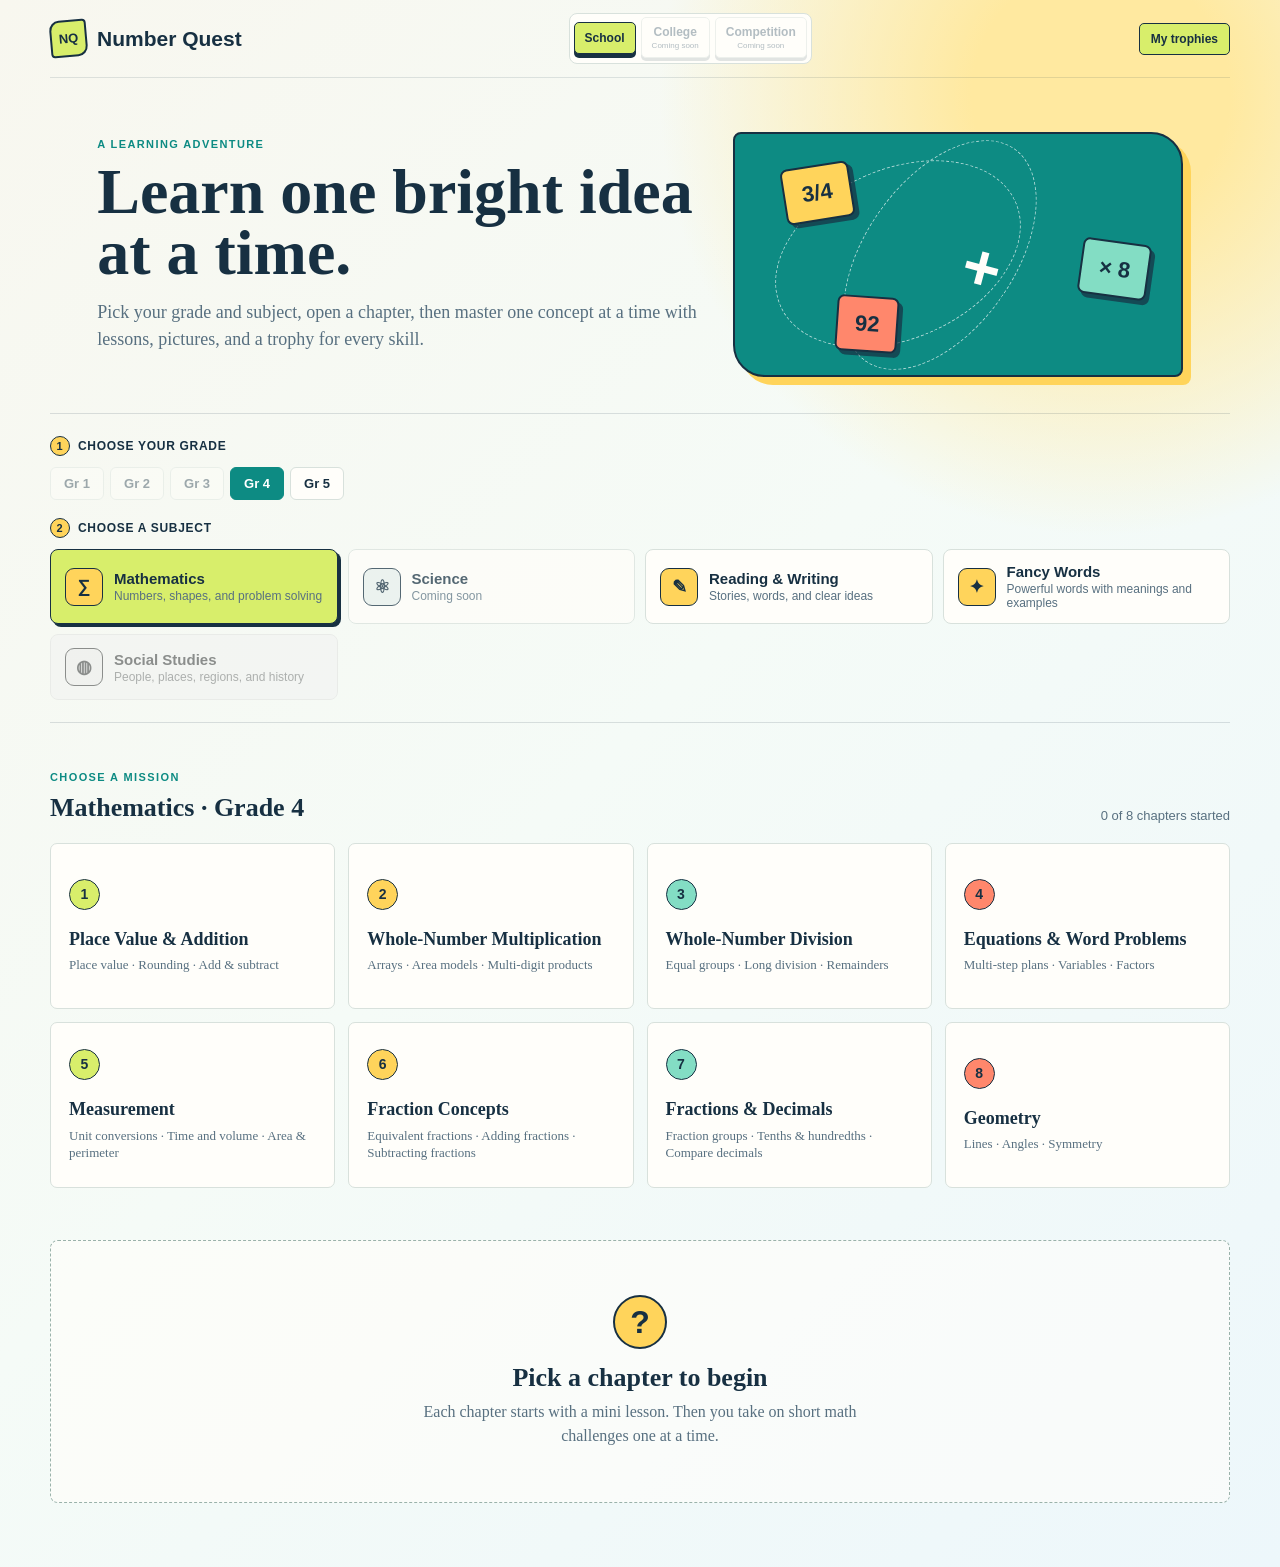
<file: index.html>
<!doctype html>
<html lang="en">
<head>
  <meta charset="UTF-8" />
  <meta http-equiv="refresh" content="0; url=Web/index.html" />
  <link rel="canonical" href="Web/index.html" />
  <title>Number Quest | Interactive Math Practice</title>
</head>
<body>
  <p>Loading Number Quest... if you are not redirected, <a href="Web/index.html">open the app here</a>.</p>
  <script>location.replace('Web/index.html');</script>
</body>
</html>
</file>
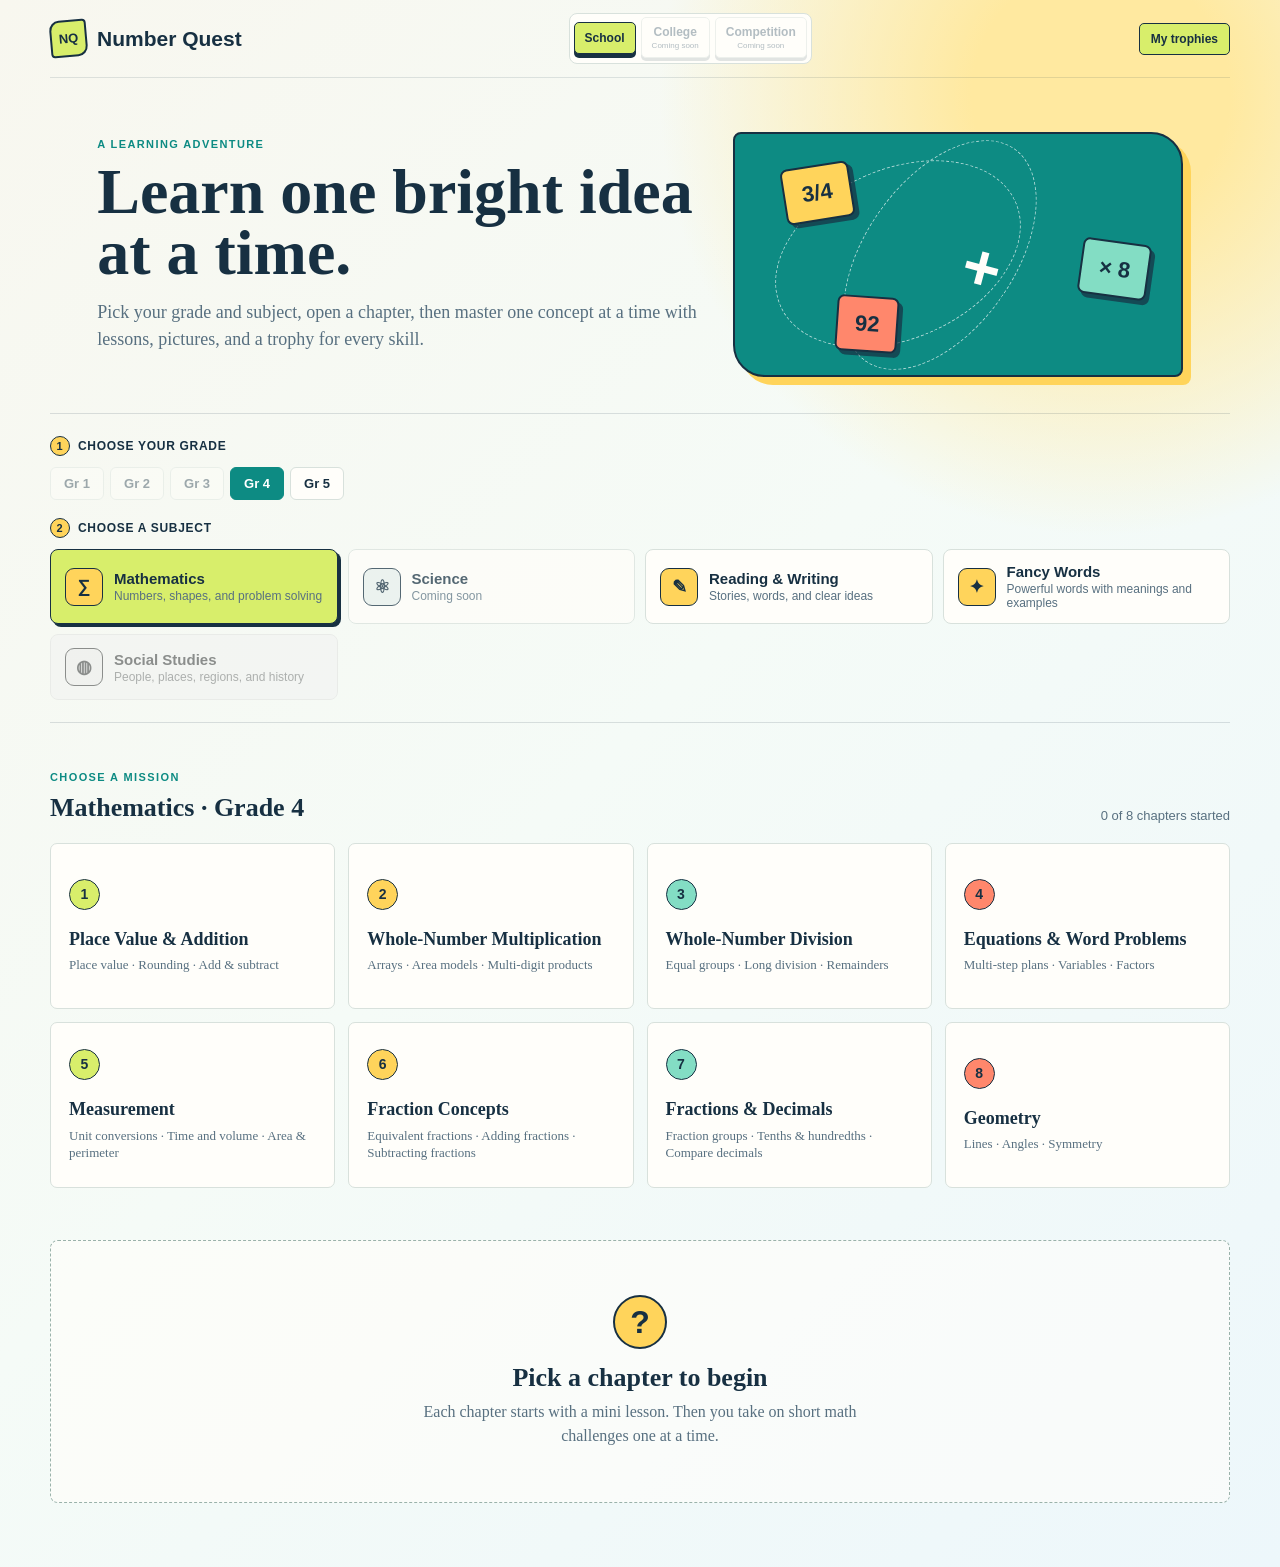
<file: Web/index.html>
<!doctype html>
<html lang="en">
<head>
  <meta charset="UTF-8" />
  <meta name="viewport" content="width=device-width, initial-scale=1.0" />
  <title>Number Quest | Interactive Math Practice</title>
  <link rel="stylesheet" href="styles.css" />
</head>
<body>
  <div class="shell">
    <header class="topbar">
      <a class="brand" href="#top" aria-label="Number Quest home">
        <span class="brand-mark">NQ</span>
        <span>Number Quest</span>
      </a>
      <nav class="education-nav" aria-label="Education level">
        <div class="school-menu">
          <button class="education-button active" id="schoolButton" type="button" aria-pressed="true" aria-expanded="false" aria-controls="schoolMenu">School</button>
          <div class="school-menu-panel" id="schoolMenu" hidden>
            <a class="school-menu-item active" href="index.html" aria-current="page" data-school="elementary">Elementary</a>
            <a class="school-menu-item" href="index.html" data-school="middle">Middle School</a>
            <a class="school-menu-item" href="index.html" data-school="high">High School</a>
          </div>
        </div>
        <button class="education-button soon" type="button" disabled aria-label="College, coming soon">College<span>Coming soon</span></button>
        <button class="education-button soon" type="button" disabled aria-label="Competition, coming soon">Competition<span>Coming soon</span></button>
      </nav>
      <div class="topbar-right">
        <button class="reward-button" id="openRewards">My trophies</button>
      </div>
    </header>

    <main id="top">
      <section class="hero">
        <div>
          <p class="eyebrow">A learning adventure</p>
          <h1>Learn one bright idea at a time.</h1>
          <p class="hero-copy">Pick your grade and subject, open a chapter, then master one concept at a time with lessons, pictures, and a trophy for every skill.</p>
        </div>
        <div class="hero-board" aria-hidden="true">
          <div class="orbit orbit-one"></div><div class="orbit orbit-two"></div>
          <div class="number-chip chip-one">3/4</div>
          <div class="number-chip chip-two">× 8</div>
          <div class="number-chip chip-three">92</div>
          <div class="hero-star">+</div>
        </div>
      </section>

      <section class="subject-nav" id="subjectNav" aria-label="Grade and subject">
        <div class="nav-block">
          <p class="nav-label"><span class="step-dot">1</span> Choose your grade</p>
          <div class="grade-rail" id="gradeRail" role="group" aria-label="Choose grade"></div>
        </div>
        <div class="nav-block">
          <p class="nav-label"><span class="step-dot">2</span> Choose a subject</p>
          <div class="subject-tabs" id="subjectTabs" role="group" aria-label="Choose subject"></div>
        </div>
      </section>

      <div class="vocab-toggle" id="vocabToggleBar" role="group" aria-label="Choose vocabulary view" hidden>
        <button class="vocab-toggle-btn active" type="button" data-vocab-view="words">Fancy Words</button>
        <button class="vocab-toggle-btn" type="button" data-vocab-view="situations">Words for Situations</button>
        <button class="vocab-toggle-btn" type="button" data-vocab-view="practice">Practice</button>
      </div>

      <section class="chapter-section" id="chapterSection">
        <div class="section-heading"><div><p class="eyebrow">Choose a mission</p><h2 id="chapterHeading">Chapter map</h2></div><span id="chapterProgress" class="progress-note"></span></div>
        <div id="chapterGrid" class="chapter-grid"></div>
      </section>

      <section class="playground" id="playground" aria-live="polite">
        <div class="empty-state" id="emptyState"><div class="empty-symbol">?</div><h2>Pick a chapter to begin</h2><p>Each chapter starts with a mini lesson. Then you take on short math challenges one at a time.</p></div>
        <div id="lessonView" hidden></div>
      </section>

      <section class="vocab-section" id="vocabSection" aria-label="Fancy Words vocabulary" hidden>
        <div class="section-heading"><div><p class="eyebrow">Word power</p><h2 id="vocabHeading">Fancy Words</h2></div></div>
        <div id="vocabWordsView" class="vocab-word-grid"></div>
        <div id="vocabSituationsView" class="vocab-situation-list" hidden></div>
      </section>

      <section class="ap-section" id="apSection" aria-label="Advanced Placement course catalog" hidden>
        <div class="section-heading"><div><p class="eyebrow">High School</p><h2>AP Course Catalog</h2></div></div>
        <p class="ap-source">Advanced Placement subjects offered across Fremont Unified School District comprehensive high schools.</p>
        <div id="apGrid" class="ap-grid"></div>

        <div class="section-heading stem-heading"><div><p class="eyebrow">High School</p><h2>Core STEM Subjects</h2></div></div>
        <p class="ap-source">Core Mathematics and Science courses leading up to Advanced Placement level.</p>
        <div id="stemGrid" class="ap-grid"></div>
      </section>
    </main>
  </div>
  <div class="modal-backdrop" id="reteachModal" hidden>
    <section class="reteach-modal" role="dialog" aria-modal="true" aria-labelledby="reteachTitle">
      <p class="eyebrow">Quick power-up</p><h2 id="reteachTitle">Let’s look at the idea again</h2>
      <div id="reteachContent"></div>
      <button class="primary-button" id="tryAgain">Try this challenge again</button>
    </section>
  </div>
  <div class="modal-backdrop" id="rewardsModal" hidden>
    <section class="reteach-modal rewards-modal" role="dialog" aria-modal="true" aria-labelledby="rewardsTitle">
      <p class="eyebrow">Your collection</p><h2 id="rewardsTitle">Trophy cabinet</h2>
      <div id="rewardsContent"></div>
      <button class="primary-button" id="closeRewards">Back to missions</button>
    </section>
  </div>
  <script src="reading-stories.js?v=grade5-reading-1"></script>
  <script src="social-studies.js"></script>
  <script src="fancy-words.js"></script>
  <script src="app.js?v=curated-reading-images-4"></script>
</body>
</html>
</file>
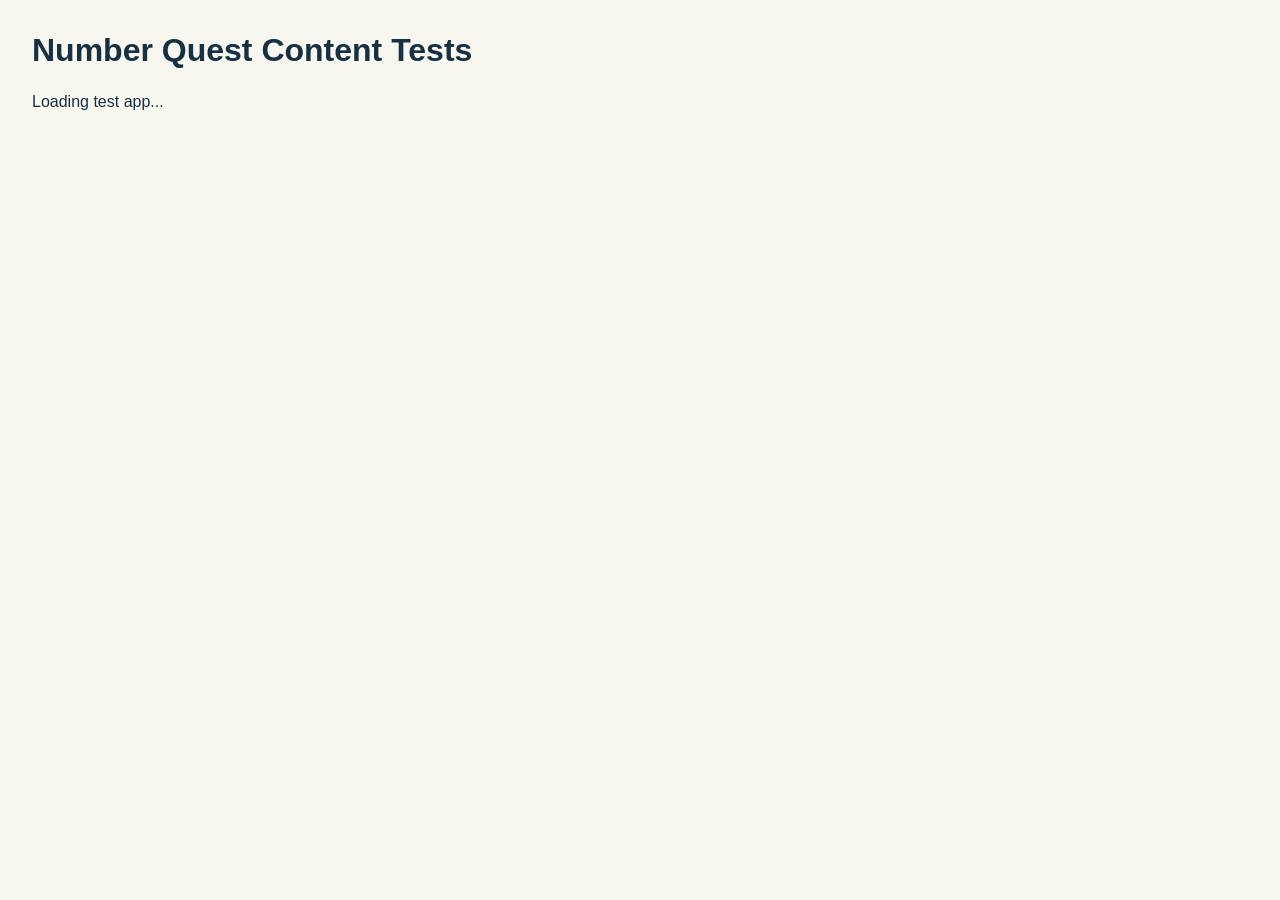
<file: test/test-runner.html>
<!doctype html>
<html lang="en">
<head>
  <meta charset="UTF-8" />
  <title>Number Quest Content Tests</title>
  <style>
    body { margin: 2rem; background: #f8f7ef; color: #173042; font: 16px Arial, sans-serif; }
    #result { white-space: pre-wrap; line-height: 1.5; }
    .pass { color: #007c91; }
    .fail { color: #b33d2e; }
    iframe { width: 1px; height: 1px; border: 0; position: absolute; }
  </style>
</head>
<body>
  <h1>Number Quest Content Tests</h1>
  <div id="result">Loading test app...</div>
  <iframe id="app" src="../Web/index.html" title="Test app"></iframe>
  <script src="test-suite.js"></script>
  <script>
    const result = document.getElementById('result');
    const app = document.getElementById('app');
    app.addEventListener('load', async () => {
      try {
        const report = window.runNumberQuestTests(app.contentWindow.NumberQuestTestAPI);
        const uiReport = await window.runNumberQuestUiFlowTest(app);
        result.className = 'pass';
        result.textContent = `PASS: ${report.passed} concept missions validated.\n${uiReport}\n${report.results.join('\n')}`;
      } catch (error) {
        result.className = 'fail';
        result.textContent = `FAIL: ${error.message}`;
      }
    });
  </script>
</body>
</html>
</file>
<file: Web/styles.css>
:root { --ink:#173042; --muted:#587080; --paper:#f8f7ef; --lime:#d8ee6b; --mint:#83ddc4; --teal:#0d8b83; --coral:#ff876c; --sun:#ffd45b; --sky:#83c9ef; --line:#d8e1dc; --white:#fffefa; }
* { box-sizing:border-box; }
html { scroll-behavior:smooth; }
body { margin:0; background:radial-gradient(circle at 86% 6%, #ffe9a0 0 7%, transparent 24%), linear-gradient(135deg,#f8f7ef 0%,#f5fbf7 48%,#edf7fb 100%); color:var(--ink); font-family:Georgia, 'Times New Roman', serif; min-height:100vh; }
button { font:inherit; cursor:pointer; }
.shell { width:min(1180px, calc(100% - 32px)); margin:auto; }
.topbar { height:78px; display:flex; align-items:center; justify-content:space-between; border-bottom:1px solid rgba(23,48,66,.12); }
.brand { display:flex; align-items:center; gap:10px; text-decoration:none; color:var(--ink); font:700 21px/1 Arial, sans-serif; letter-spacing:0; }
.brand-mark { display:grid; place-items:center; width:37px; height:37px; border:2px solid var(--ink); border-radius:10px 4px 10px 4px; background:var(--lime); font-size:13px; transform:rotate(-5deg); }
.education-nav { display:flex; align-items:center; gap:5px; padding:4px; border:1px solid var(--line); border-radius:8px; background:var(--white); font-family:Arial,sans-serif; }
.education-button { min-height:32px; padding:7px 10px; border:1px solid var(--line); border-radius:5px; background:var(--white); color:var(--muted); font:700 12px Arial,sans-serif; box-shadow:0 3px 0 rgba(23,48,66,.28); transform:translateY(-1px); transition:transform .15s,box-shadow .15s,border-color .15s; }
.education-button.active { border-color:var(--ink); color:var(--ink); background:var(--lime); box-shadow:0 4px 0 var(--ink); }
.education-button:not(:disabled):hover { border-color:var(--ink); transform:translateY(-2px); box-shadow:0 5px 0 var(--ink); }
.education-button:not(:disabled):active { transform:translateY(1px); box-shadow:0 2px 0 var(--ink); }
.education-button.soon { cursor:not-allowed; opacity:.45; }
.education-button span { display:block; margin-top:2px; font-size:8px; font-weight:400; }
.school-menu { position:relative; }
.school-menu-panel { position:absolute; z-index:10; top:calc(100% + 9px); left:50%; display:grid; min-width:164px; padding:6px; border:1px solid var(--ink); border-radius:7px; background:var(--white); box-shadow:4px 5px 0 var(--ink); transform:translateX(-50%); }
.school-menu-panel[hidden] { display:none; }
.school-menu-item { padding:10px 12px; border-radius:4px; color:var(--ink); text-decoration:none; font:700 12px Arial,sans-serif; white-space:nowrap; }
.school-menu-item:hover,.school-menu-item:focus-visible { background:var(--lime); outline:none; }
.school-menu-item.active { background:var(--lime); }
.topbar-right { display:flex; align-items:center; gap:13px; font-family:Arial,sans-serif; }
.spark-count { padding:8px 11px; background:var(--white); border:1px solid var(--line); border-radius:6px; color:var(--teal); font-size:13px; font-weight:700; }
.icon-button { width:35px; height:35px; border:1px solid var(--line); border-radius:6px; background:var(--white); color:var(--ink); font-size:21px; }
.hero { display:grid; grid-template-columns:1.15fr .85fr; min-height:335px; gap:28px; align-items:center; padding:54px 4% 36px; }
.eyebrow { margin:0 0 9px; color:var(--teal); font:700 11px/1.2 Arial,sans-serif; text-transform:uppercase; letter-spacing:1.4px; }
h1,h2,h3,p { margin-top:0; } h1 { max-width:620px; margin-bottom:15px; font-size:clamp(40px,5vw,67px); line-height:.96; letter-spacing:0; } h2 { font-size:26px; margin-bottom:7px; } h3 { margin:0 0 7px; font-size:19px; }
.hero-copy { max-width:610px; color:var(--muted); font-size:18px; line-height:1.5; }
.hero-board { position:relative; height:245px; overflow:hidden; border:2px solid var(--ink); border-radius:8px 32px 8px 32px; background:var(--teal); box-shadow:8px 8px 0 var(--sun); }
.orbit { position:absolute; border:1px dashed rgba(255,255,255,.65); border-radius:50%; }.orbit-one{ width:258px;height:170px;left:34px;top:35px;transform:rotate(-24deg) }.orbit-two{width:150px;height:260px;left:130px;top:-9px;transform:rotate(35deg)}
.number-chip { position:absolute; padding:13px 17px; color:var(--ink); border:2px solid var(--ink); border-radius:7px; font:700 22px Arial,sans-serif; box-shadow:4px 4px 0 rgba(23,48,66,.7); }.chip-one{top:31px;left:48px;background:var(--sun);transform:rotate(-9deg)}.chip-two{top:107px;right:32px;background:var(--mint);transform:rotate(8deg)}.chip-three{bottom:23px;left:101px;background:var(--coral);transform:rotate(4deg)}
.hero-star { position:absolute; left:51%; top:40%; color:var(--white); font:700 65px Arial,sans-serif; transform:rotate(15deg); }
.controls { display:flex; justify-content:space-between; align-items:center; gap:18px; padding:18px 0; border-top:1px solid rgba(23,48,66,.14); border-bottom:1px solid rgba(23,48,66,.14); }.controls p { margin:0; color:var(--muted); font-size:15px; }.grade-switch { display:flex; gap:6px; padding:4px; border:1px solid var(--line); border-radius:8px; background:var(--white); }.grade-button { padding:9px 15px; border:0; border-radius:5px; background:transparent; color:var(--muted); font:700 14px Arial,sans-serif; }.grade-button.active { color:var(--ink); background:var(--lime); }
.subject-nav{padding:22px 0;border-top:1px solid rgba(23,48,66,.14);border-bottom:1px solid rgba(23,48,66,.14)}.nav-block+.nav-block{margin-top:18px}.nav-label{margin:0 0 11px;display:flex;align-items:center;gap:8px;font:700 12px Arial,sans-serif;color:var(--ink);text-transform:uppercase;letter-spacing:.7px}.step-dot{display:grid;place-items:center;width:20px;height:20px;border:1px solid var(--ink);border-radius:50%;background:var(--sun);font:700 11px Arial,sans-serif}.subject-tabs{display:grid;grid-template-columns:repeat(4,1fr);gap:10px}.subject-tab{display:flex;align-items:center;gap:11px;padding:13px 14px;border:1px solid var(--line);border-radius:8px;background:var(--white);text-align:left;color:var(--ink)}.subject-tab:hover{border-color:var(--teal);transform:translateY(-2px)}.subject-tab.active{border-color:var(--ink);background:var(--lime);box-shadow:3px 3px 0 var(--ink)}.subject-tab.soon{opacity:.72}.subject-tab.social-muted{opacity:.52;filter:grayscale(.9);background:#f1f3f0}.subject-tab.social-muted:hover{border-color:var(--line);transform:none;box-shadow:none}.subject-tab.social-muted .subject-symbol{background:#e9ece9}.subject-symbol{display:grid;place-items:center;min-width:38px;height:38px;border:1px solid var(--ink);border-radius:9px;background:var(--sun);font:700 18px Arial,sans-serif}.subject-tab.soon .subject-symbol{background:#e8f0ed}.subject-text{display:flex;flex-direction:column}.subject-text strong{font:700 15px Arial,sans-serif}.subject-text small{margin-top:2px;color:var(--muted);font:12px Arial,sans-serif}.grade-rail{display:flex;flex-wrap:wrap;gap:6px}.grade-chip{padding:8px 13px;border:1px solid var(--line);border-radius:6px;background:var(--white);color:var(--ink);font:700 13px Arial,sans-serif}.grade-chip:not(.soon):hover{border-color:var(--teal)}.grade-chip.active{background:var(--teal);border-color:var(--teal);color:#fff}.grade-chip.soon{opacity:.4;cursor:not-allowed}.coming-soon{grid-column:1/-1;padding:40px 26px;text-align:center;border:1px dashed #9ab2aa;border-radius:8px;background:rgba(255,254,250,.62)}.soon-badge{display:inline-block;margin-bottom:12px;padding:5px 12px;border:1px solid var(--ink);border-radius:20px;background:var(--sun);font:700 11px Arial,sans-serif;text-transform:uppercase;letter-spacing:.6px}.coming-soon h3{font-size:21px;margin-bottom:8px}.coming-soon p{max-width:520px;margin:auto;color:var(--muted);font-size:15px;line-height:1.5}
.chapter-section { padding:48px 0 34px; }.section-heading { display:flex; justify-content:space-between; align-items:end; margin-bottom:20px; }.section-heading h2 { margin:0; }.progress-note { color:var(--muted); font:13px Arial,sans-serif; }
.ap-section { padding:48px 0 64px; }.ap-source { margin:0 0 22px; color:var(--muted); font:14px Arial,sans-serif; }.ap-grid { display:grid; grid-template-columns:repeat(2,1fr); gap:14px; }.ap-group { padding:18px; border:1px solid var(--line); border-radius:8px; background:var(--white); }.ap-group-title { margin:0 0 12px; color:var(--teal); font:700 13px Arial,sans-serif; text-transform:uppercase; letter-spacing:.7px; }.ap-course-list { display:flex; flex-wrap:wrap; gap:8px; margin:0; padding:0; list-style:none; }.ap-course-chip { padding:8px 12px; border:1px solid var(--line); border-radius:20px; background:var(--paper); color:var(--ink); font:600 13px Arial,sans-serif; }.stem-heading { margin-top:38px; }
.vocab-section { padding:34px 0 64px; }.vocab-toggle { display:flex; gap:8px; margin:22px 0; }.vocab-toggle-btn { padding:10px 16px; border:1px solid var(--line); border-radius:20px; background:var(--white); color:var(--muted); font:700 13px Arial,sans-serif; }.vocab-toggle-btn.active { border-color:var(--ink); background:var(--lime); color:var(--ink); }
.vocab-word-grid { display:grid; grid-template-columns:repeat(2,1fr); gap:14px; }.vocab-card { padding:18px; border:1px solid var(--line); border-radius:8px; background:var(--white); }.vocab-word-row { display:flex; align-items:baseline; gap:10px; margin-bottom:8px; }.vocab-word { font:700 19px Arial,sans-serif; color:var(--ink); text-transform:capitalize; }.vocab-pos { padding:2px 9px; border-radius:12px; background:var(--paper); color:var(--teal); font:700 11px Arial,sans-serif; text-transform:uppercase; letter-spacing:.5px; }.vocab-meaning { margin:0 0 10px; color:var(--muted); font-size:14.5px; line-height:1.4; }.vocab-examples { margin:0; padding-left:18px; color:var(--ink); font-size:13.5px; line-height:1.55; }.vocab-examples li{margin-bottom:4px;}
.vocab-situation-list { display:grid; gap:14px; }.situation-card { padding:18px; border:1px solid var(--line); border-radius:8px; background:var(--white); }.situation-card h3 { margin:0 0 6px; }.situation-context { margin:0 0 12px; color:var(--muted); font-size:14px; }.situation-words { display:flex; flex-wrap:wrap; gap:8px; }.situation-chip { padding:8px 12px; border:1px solid var(--line); border-radius:20px; background:var(--paper); color:var(--ink); font-size:13px; }.situation-chip b { color:var(--teal); }
.vocab-word-grid[hidden],.vocab-situation-list[hidden]{display:none;}
.vocab-toggle[hidden]{display:none;}
@media (max-width:760px){.ap-grid{grid-template-columns:1fr}.vocab-word-grid{grid-template-columns:1fr}}
.chapter-grid { display:grid; grid-template-columns:repeat(4,1fr); gap:13px; }.chapter-card { min-height:166px; position:relative; text-align:left; overflow:hidden; padding:18px; border:1px solid var(--line); border-radius:7px; color:var(--ink); background:var(--white); transition:transform .18s, box-shadow .18s; }.chapter-card:hover,.chapter-card:focus-visible { transform:translateY(-4px); box-shadow:5px 6px 0 var(--ink); outline:none; }.chapter-card:nth-child(4n+1) .chapter-number{background:var(--lime)}.chapter-card:nth-child(4n+2) .chapter-number{background:var(--sun)}.chapter-card:nth-child(4n+3) .chapter-number{background:var(--mint)}.chapter-card:nth-child(4n) .chapter-number{background:var(--coral)}.chapter-number { display:grid; place-items:center; width:31px; height:31px; margin-bottom:20px; border:1px solid var(--ink); border-radius:50%; font:700 14px Arial,sans-serif; }.chapter-card h3{font-size:18px;line-height:1.1}.chapter-card p{margin:0;color:var(--muted);font-size:13px;line-height:1.35}.chapter-card.started::after{content:'In progress';position:absolute;top:12px;right:-27px;padding:4px 30px;background:var(--teal);color:white;transform:rotate(38deg);font:700 9px Arial,sans-serif;}
.playground { margin:18px 0 64px; }.empty-state { padding:54px 22px; text-align:center; border:1px dashed #9ab2aa; border-radius:8px; background:rgba(255,254,250,.62); }.empty-symbol { display:grid;place-items:center;width:54px;height:54px;margin:0 auto 14px;border:2px solid var(--ink);border-radius:50%;background:var(--sun);font:700 32px Arial,sans-serif; }.empty-state p { max-width:470px; margin:auto; color:var(--muted); font-size:16px; line-height:1.5; }
.lesson-layout { display:grid;grid-template-columns:minmax(0,1.1fr) minmax(290px,.9fr);gap:20px; }.lesson-panel,.question-panel { border:1px solid var(--line);border-radius:8px;background:var(--white); }.lesson-panel { padding:26px; }.chapter-label { color:var(--teal);font:700 12px Arial,sans-serif;text-transform:uppercase;letter-spacing:1px; }.concept-tabs{display:flex;flex-wrap:wrap;gap:7px;margin:18px 0}.concept-tab{border:1px solid var(--line);border-radius:4px;background:#f2f7f3;padding:7px 9px;color:var(--ink);font:700 12px Arial,sans-serif}.concept-tab.active{background:var(--lime);border-color:var(--ink)}.lesson-copy{color:var(--muted);font-size:17px;line-height:1.53}.mini-visual{height:140px;position:relative;overflow:hidden;border:1px solid #9dd9d4;border-radius:6px;background:#e7f8f4;margin:20px 0}.visual-label{position:absolute;right:14px;bottom:12px;font:700 13px Arial,sans-serif;color:var(--teal)}
.dots{position:absolute;left:28px;top:28px;display:grid;grid-template-columns:repeat(4,18px);gap:12px}.dots i{display:block;width:13px;height:13px;border-radius:50%;background:var(--coral);border:1px solid var(--ink)}.fraction-bar{position:absolute;left:26px;top:50px;display:flex;width:230px;height:32px;border:2px solid var(--ink)}.fraction-bar i{flex:1;border-right:1px solid var(--ink);background:var(--sun)}.fraction-bar i:nth-last-child(-n+2){background:#fff}.grid-visual{position:absolute;left:33px;top:25px;display:grid;grid-template-columns:repeat(5,22px);gap:2px}.grid-visual i{width:22px;height:22px;background:var(--sky);border:1px solid var(--ink)}.grid-visual i:nth-child(2n){background:var(--mint)}.line-visual{position:absolute;left:30px;top:36px;width:210px;height:70px;border-left:3px solid var(--ink);border-bottom:3px solid var(--ink)}.line-visual:after{content:'';position:absolute;left:105px;top:-1px;width:3px;height:68px;background:var(--coral);transform:rotate(48deg);transform-origin:bottom}.question-panel{padding:26px;position:sticky;top:16px;align-self:start}.question-meta{display:flex;justify-content:space-between;align-items:center;gap:8px;color:var(--muted);font:700 12px Arial,sans-serif}.level-badge{padding:4px 10px;border-radius:20px;font:700 11px Arial,sans-serif;text-transform:uppercase;letter-spacing:.5px;color:#fff}.level-badge.level-easy{background:var(--mint)}.level-badge.level-medium{background:var(--sky)}.level-badge.level-hard{background:var(--gold);color:var(--ink)}.level-badge.level-expert{background:var(--coral)}.question-panel h2{font-size:26px;margin:19px 0 18px;line-height:1.16}.attempt-dots{display:flex;gap:5px}.attempt-dots i{width:9px;height:9px;border-radius:50%;background:#dce5e0}.attempt-dots i.used{background:var(--coral)}.answer-list{display:grid;gap:9px}.answer-button{padding:13px 14px;text-align:left;border:1px solid var(--line);border-radius:6px;background:#fff;color:var(--ink);font:600 15px/1.25 Arial,sans-serif}.answer-button:hover{border-color:var(--teal);background:#f0fcf8}.answer-button.correct{background:var(--mint);border-color:var(--teal)}.answer-button.wrong{background:#ffe0d9;border-color:var(--coral)}.feedback{min-height:27px;margin:15px 0 0;color:var(--muted);font-size:14px;line-height:1.4}.cheer{display:inline-block;padding:9px 15px;border-radius:22px;background:linear-gradient(90deg,#ff876c,#f4b942,#57c9ae,#5aa9e6,#ff876c);background-size:300% 100%;color:#fff;font:700 15px Arial,sans-serif;text-shadow:0 1px 2px rgba(23,48,66,.4);box-shadow:2px 3px 0 rgba(23,48,66,.28);animation:cheerPop .45s cubic-bezier(.2,1.4,.4,1),cheerShine 3s linear infinite}@keyframes cheerPop{0%{transform:scale(.5) rotate(-4deg);opacity:0}60%{transform:scale(1.14) rotate(2deg)}100%{transform:scale(1) rotate(0);opacity:1}}@keyframes cheerShine{0%{background-position:0 0}100%{background-position:300% 0}}.primary-button{margin-top:16px;padding:12px 15px;border:2px solid var(--ink);border-radius:5px;background:var(--sun);color:var(--ink);font:700 14px Arial,sans-serif;box-shadow:3px 3px 0 var(--ink)}.primary-button:hover{transform:translate(1px,1px);box-shadow:1px 1px 0 var(--ink)}.success-card{text-align:center;padding:26px 5px}.success-token{display:grid;place-items:center;width:58px;height:58px;margin:0 auto 13px;border:2px solid var(--ink);border-radius:50%;background:var(--lime);font:700 28px Arial,sans-serif}.solution-box{margin-top:17px;padding:15px;border-left:4px solid var(--teal);background:#edf8f6;color:var(--ink);font-size:14px;line-height:1.45}.modal-backdrop{position:fixed;inset:0;z-index:4;display:grid;place-items:center;padding:20px;background:rgba(10,38,45,.52)}.reteach-modal{width:min(560px,100%);padding:28px;border:2px solid var(--ink);border-radius:8px;background:var(--white);box-shadow:8px 8px 0 var(--sun)}.reteach-modal h2{font-size:29px}.reteach-modal p:not(.eyebrow){color:var(--muted);font-size:16px;line-height:1.5}
.section-progress{display:flex;justify-content:space-between;gap:10px;margin:12px 0;padding:9px 10px;border-radius:5px;background:#f1f8e7;color:var(--teal);font:700 12px Arial,sans-serif}.section-progress span{color:var(--muted);font-weight:600}.concept-choice.section-complete{border-color:var(--teal);background:#ecfbf6}.concept-choice.section-complete span{background:var(--mint);color:var(--ink)}.chapter-card.chapter-complete{border:2px solid var(--teal);background:#ecfbf6}.chapter-card.chapter-complete .chapter-number{background:var(--sun);font-size:18px}.chapter-coin{display:inline-flex;align-items:center;gap:6px;padding:6px 10px;border:1px solid var(--ink);border-radius:20px;font:700 12px Arial,sans-serif}.chapter-coin.diamond{background:#8ce8f7}.chapter-coin.gold{background:var(--sun)}.chapter-coin.silver{background:#dfe7e9}.chapter-coin.bronze{background:#f1b17c}.marks-card{display:grid;gap:4px;max-width:330px;margin:15px auto;padding:13px;border:2px solid var(--teal);border-radius:7px;background:#ecfbf6}.marks-card strong{font:700 20px Arial,sans-serif;color:var(--ink)}.marks-card span{color:var(--teal);font:700 13px Arial,sans-serif}.result-actions{display:flex;justify-content:center;gap:10px;flex-wrap:wrap}
.learning-fund{padding:16px;text-align:center;border:2px solid var(--ink);border-radius:8px;background:#ecfbf6;box-shadow:4px 4px 0 var(--mint)}.learning-fund p,.learning-fund span{display:block;margin:0;color:var(--teal);font:700 12px Arial,sans-serif;text-transform:uppercase;letter-spacing:.7px}.learning-fund strong{display:block;margin:5px 0;color:var(--ink);font:700 34px Arial,sans-serif}.fund-goal{color:var(--coral)!important;font-size:13px!important;letter-spacing:.4px!important}.reward-totals{display:grid;grid-template-columns:repeat(4,1fr);gap:12px;margin:20px 0}.reward-coin{display:grid;place-items:center;aspect-ratio:1;border:2px solid var(--ink);border-radius:50%;padding:8px;background:#fff;color:var(--ink);box-shadow:3px 3px 0 var(--ink);font-family:Arial,sans-serif}.reward-coin:hover,.reward-coin.selected{transform:translateY(-3px);box-shadow:5px 6px 0 var(--ink)}.reward-coin span{font-size:20px}.reward-coin b{font-size:10px;text-transform:uppercase;letter-spacing:.5px}.reward-coin strong{font-size:22px}.reward-coin small{font:700 11px Arial,sans-serif}.reward-coin.diamond{background:#8ce8f7}.reward-coin.gold{background:var(--sun)}.reward-coin.silver{background:#dfe7e9}.reward-coin.bronze{background:#f1b17c}.reward-message{min-height:66px;padding:13px;border-left:4px solid var(--teal);border-radius:5px;background:#f1f8e7;color:var(--ink);font-size:14px;line-height:1.45}.trophy-list{margin-top:18px}
.reading-library{max-width:1040px}.reading-library .concept-choice-grid{grid-template-columns:repeat(2,1fr)}.reading-library .concept-choice{min-height:154px;overflow:hidden}.reading-library .concept-choice strong{font-size:15px}.story-thumbnail{display:block!important;position:relative!important;width:calc(100% + 32px)!important;height:70px!important;margin:-16px -16px 11px!important;border-radius:0!important;overflow:hidden!important;background:linear-gradient(135deg,var(--teal),var(--sky))!important}.story-thumbnail img{display:block;width:100%;height:100%;object-fit:cover;filter:saturate(1.15)}.story-thumbnail img.is-logo{object-fit:contain;background:#fff;padding:7px;filter:none}.story-thumbnail b{position:absolute;left:9px;bottom:8px;padding:4px 6px;border:1px solid rgba(255,255,255,.82);border-radius:4px;background:rgba(23,48,66,.82);color:#fff;font:700 10px Arial,sans-serif;letter-spacing:.2px}.story-thumbnail.image-unavailable:after{content:'Picture coming into view';position:absolute;inset:0;display:grid;place-items:center;color:#fff;font:700 12px Arial,sans-serif}.reading-hero-image{position:relative;height:220px;margin:18px 0;overflow:hidden;border:2px solid var(--ink);border-radius:7px;background:linear-gradient(135deg,var(--teal),var(--sky));box-shadow:5px 5px 0 var(--sun)}.reading-hero-image img{display:block;width:100%;height:100%;object-fit:cover;filter:saturate(1.1)}.reading-hero-image.logo-frame{background:#fff}.reading-hero-image img.is-logo{object-fit:contain;background:#fff;padding:26px;filter:none}.reading-hero-image figcaption{position:absolute;right:0;bottom:0;left:0;display:grid;gap:2px;padding:11px 14px;background:linear-gradient(transparent,rgba(23,48,66,.93));color:#fff;font-family:Arial,sans-serif}.reading-hero-image figcaption span{font-size:10px;font-weight:700;letter-spacing:.7px;text-transform:uppercase}.reading-hero-image figcaption strong{font-size:16px;line-height:1.2}.reading-hero-image.image-unavailable:after{content:'A colorful reading adventure';position:absolute;inset:0;display:grid;place-items:center;color:#fff;font:700 20px Georgia,serif}.reading-passage{margin:18px 0;padding:18px;border:1px solid #d5c9a8;border-radius:7px;background:#fffdf4;box-shadow:inset 0 0 0 4px rgba(244,212,91,.12)}.reading-passage p{margin:0;color:var(--ink);font-size:17px;line-height:1.62}.reading-passage .reading-label,.social-lesson .reading-label{margin-bottom:9px;color:var(--teal);font:700 11px Arial,sans-serif;text-transform:uppercase;letter-spacing:1px}.social-lesson{margin:18px 0}.social-lesson>p{color:var(--ink);font-size:17px;line-height:1.6}.social-facts{display:grid;gap:10px;margin-top:16px}.social-facts section{padding:13px 14px;border-left:4px solid var(--sun);border-radius:5px;background:#fffdf4}.social-facts h3{margin:0 0 5px;font-size:16px}.social-facts p{margin:0;color:var(--muted);font-size:14px;line-height:1.48}.social-facts p+p{margin-top:6px;color:var(--ink)}
.modal-backdrop[hidden]{display:none}
.concept-figure{margin:20px 0;border:1px solid #cfe6df;border-radius:8px;background:#eef7f4;overflow:hidden}.concept-figure svg{display:block;width:100%;height:auto}.concept-figure figcaption{padding:9px 14px;background:var(--teal);color:#fff;font:700 13px/1.3 Arial,sans-serif;text-align:center}.concept-cases{margin:20px 0}.cases-heading{margin:0 0 10px;font:700 12px Arial,sans-serif;color:var(--teal);text-transform:uppercase;letter-spacing:.8px}.case-grid{display:grid;grid-template-columns:repeat(2,1fr);gap:10px}.case-card{padding:12px 13px;border:1px solid var(--line);border-left:4px solid var(--sun);border-radius:6px;background:#fff}.case-card b{display:block;margin-bottom:4px;font:700 14px Arial,sans-serif;color:var(--ink)}.case-card span{color:var(--muted);font-size:13.5px;line-height:1.42}
.concept-mission-nav{display:flex;justify-content:space-between;align-items:center;margin-bottom:14px;color:var(--muted);font:700 12px Arial,sans-serif}.text-button{border:0;background:transparent;padding:4px 0;color:var(--teal);font:700 13px Arial,sans-serif;text-decoration:underline}.concept-arrows{display:flex;justify-content:space-between;gap:10px;margin-top:22px}.muted-button{background:#e8f0ed}.concept-arrows .primary-button:disabled{opacity:.35;cursor:not-allowed;box-shadow:none;transform:none}
.reward-button{border:1px solid var(--ink);border-radius:5px;background:var(--lime);padding:8px 11px;color:var(--ink);font:700 12px Arial,sans-serif}.concept-picker{max-width:780px;margin:auto}.concept-choice-grid{display:grid;grid-template-columns:repeat(3,1fr);gap:12px;margin-top:22px}.concept-choice{min-height:145px;padding:16px;border:1px solid var(--ink);border-radius:7px;background:#f1faf4;text-align:left;color:var(--ink)}.concept-choice:hover{background:var(--lime);transform:translateY(-3px);box-shadow:4px 4px 0 var(--ink)}.concept-choice span{display:grid;place-items:center;width:26px;height:26px;margin-bottom:18px;border-radius:50%;background:var(--sun);font:700 12px Arial,sans-serif}.concept-choice strong,.concept-choice small{display:block}.concept-choice strong{font-size:17px}.concept-choice small{margin-top:8px;color:var(--muted);font:12px Arial,sans-serif}.place-chart{margin:20px 0;border:2px solid var(--ink);border-radius:7px;overflow:hidden;background:#fffdf4}.chart-number{padding:10px;text-align:center;background:var(--teal);color:#fff;font:700 26px Arial,sans-serif;letter-spacing:1px}.chart-row{display:grid;grid-template-columns:repeat(6,1fr);text-align:center}.chart-row b{padding:8px 4px;border-right:1px solid var(--line);font:700 9px/1.1 Arial,sans-serif}.chart-values span{padding:10px 3px;border-right:1px solid var(--line);font:700 21px Arial,sans-serif}.chart-values small{font:700 9px Arial,sans-serif;color:var(--muted)}.chart-values .focus{background:var(--sun);color:var(--ink)}.question-nav{display:flex;flex-wrap:wrap;gap:5px;margin:12px 0}.nav-dot{width:27px;height:27px;border:1px solid var(--line);border-radius:50%;background:#fff;color:var(--ink);font:700 11px Arial,sans-serif}.nav-dot.active{border:2px solid var(--teal);background:#e6faf4}.nav-dot.done{background:var(--lime);border-color:var(--ink)}.question-arrows{display:flex;justify-content:space-between;margin-top:18px}.question-arrows .icon-button:disabled{opacity:.35;cursor:not-allowed}.trophy{display:grid;place-items:center;width:76px;height:76px;margin:0 auto 14px;border:2px solid var(--ink);border-radius:50%;font:700 34px Arial,sans-serif;box-shadow:5px 5px 0 var(--ink)}.diamond{background:#8ce8f7}.gold{background:var(--sun)}.silver{background:#dfe7e9}.bronze{background:#f1b17c}.reward-totals{display:grid;grid-template-columns:repeat(4,1fr);gap:8px;margin:18px 0}.reward-total{padding:10px 5px;border:1px solid var(--ink);border-radius:5px;text-align:center}.reward-total b,.reward-total strong{display:block}.reward-total b{font:10px Arial,sans-serif;text-transform:uppercase}.reward-total strong{font-size:25px}.trophy-list{display:grid;gap:8px;max-height:280px;overflow:auto}.trophy-item{display:flex;align-items:center;gap:12px;padding:10px;border:1px solid var(--line);border-radius:5px}.trophy-item>span{display:grid;place-items:center;width:34px;height:34px;border:1px solid var(--ink);border-radius:50%;font:700 17px Arial,sans-serif}.trophy-item b,.trophy-item small{display:block}.trophy-item small{margin-top:2px;color:var(--muted);font:12px Arial,sans-serif}
@media (max-width:760px){.shell{width:min(100% - 22px,1180px)}.topbar{height:auto;min-height:66px;flex-wrap:wrap;gap:10px;padding:10px 0}.education-nav{order:3;width:100%;justify-content:center}.topbar-right{margin-left:auto}.hero{grid-template-columns:1fr;padding:35px 2% 26px}.hero-board{height:190px}.controls,.section-heading{align-items:flex-start;flex-direction:column}.chapter-grid{grid-template-columns:repeat(2,1fr)}.lesson-layout{grid-template-columns:1fr}.question-panel{position:static}.chapter-card{min-height:148px}.hero-copy{font-size:16px}.case-grid{grid-template-columns:1fr}.subject-tabs{grid-template-columns:repeat(2,1fr)}.reading-library .concept-choice-grid{grid-template-columns:1fr}.reading-hero-image{height:190px}}
</file>
